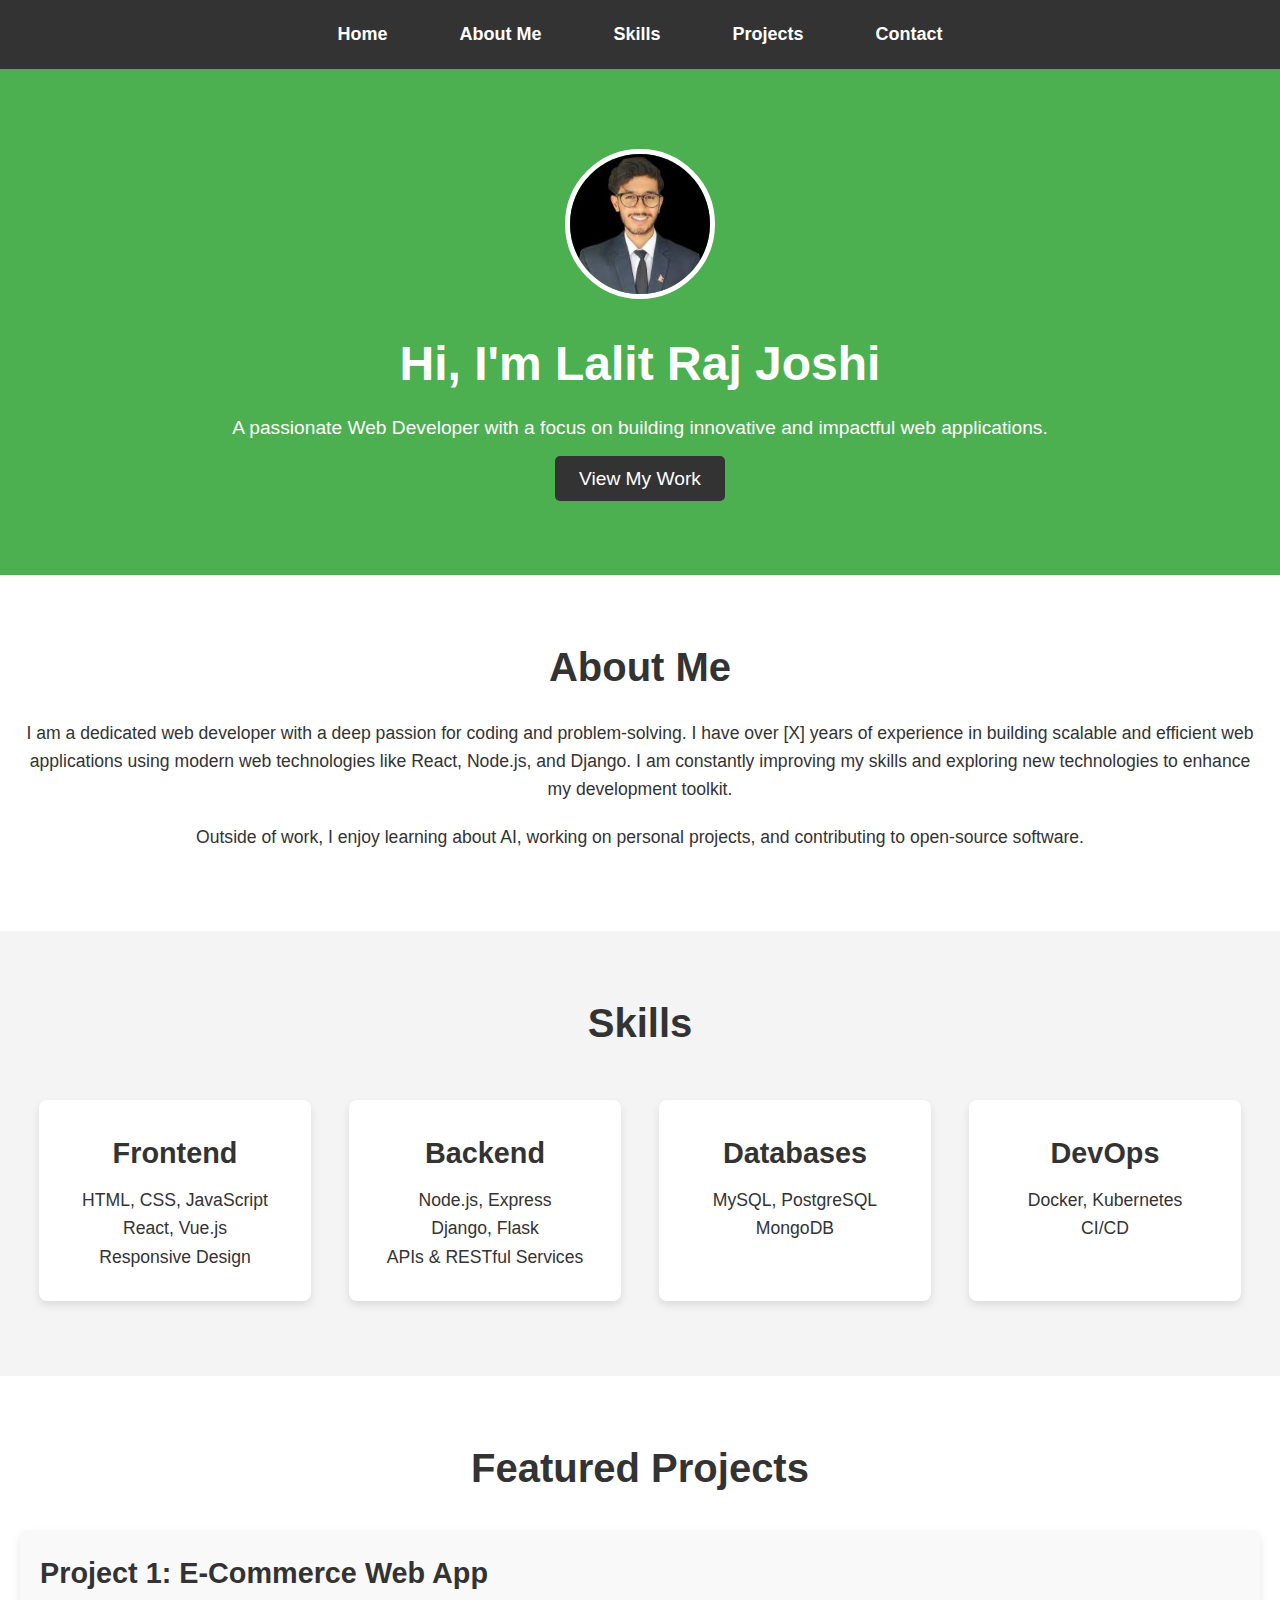
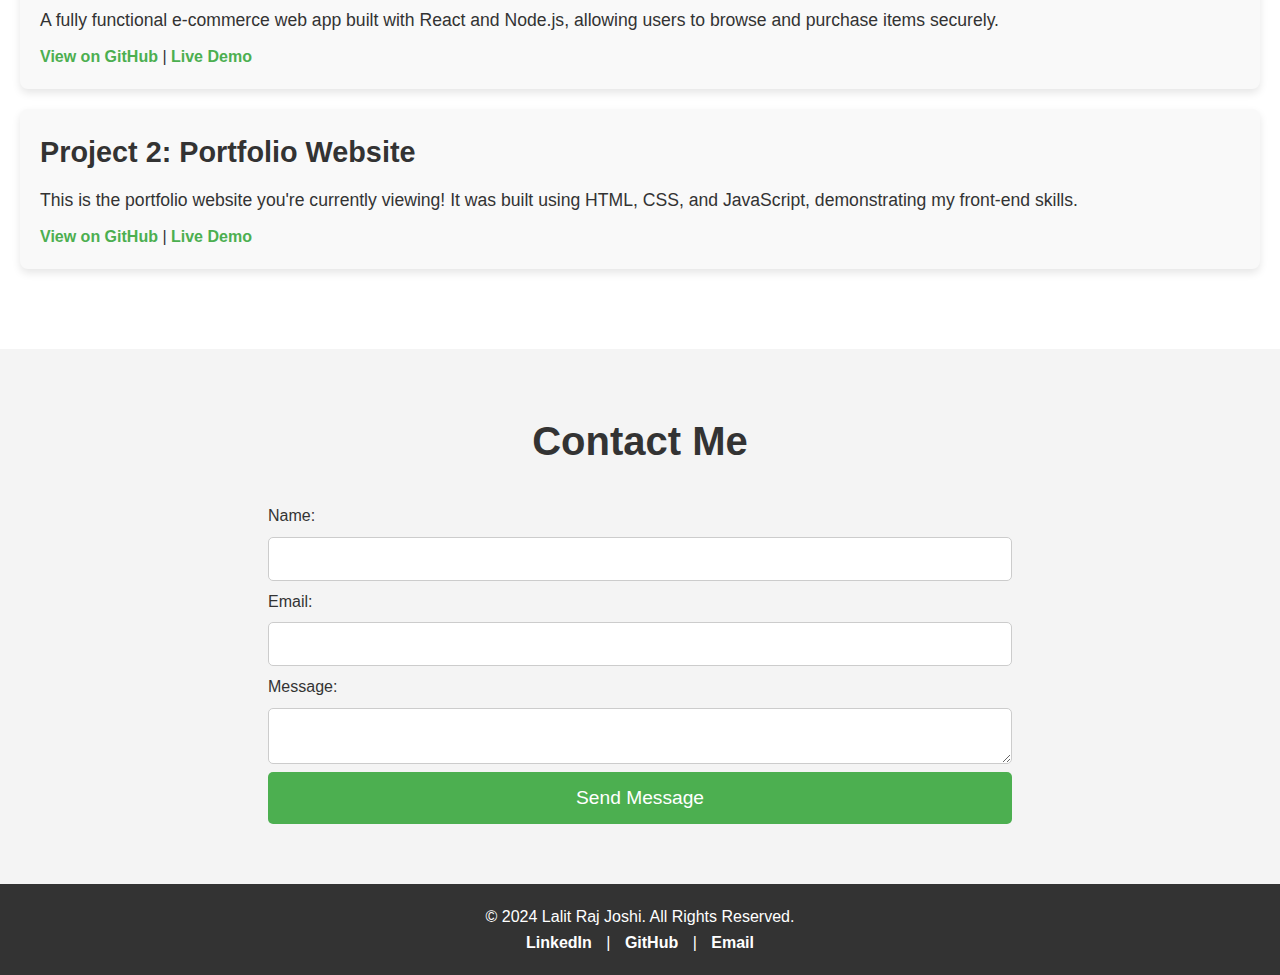
<file: index.html>
<!DOCTYPE html>
<html lang="en">
<head>
  <meta charset="UTF-8">
  <meta name="viewport" content="width=device-width, initial-scale=1.0">
  <meta name="description" content="Lalit Raj Joshi - Professional Portfolio">
  <title>Lalit Raj Joshi - Portfolio</title>
  <link rel="stylesheet" href="styles.css">
</head>
<body>

  <!-- Header with Navigation -->
  <header>
    <nav>
      <ul>
        <li><a href="#home">Home</a></li>
        <li><a href="#about">About Me</a></li>
        <li><a href="#skills">Skills</a></li>
        <li><a href="#projects">Projects</a></li>
        <li><a href="#contact">Contact</a></li>
      </ul>
    </nav>
  </header>

  <!-- Home Section -->
  <section id="home" class="home-section">
    <div class="intro">
      <img src="images/lalit.jpeg" alt="Lalit Raj Joshi" class="profile-img">
      <h1>Hi, I'm Lalit Raj Joshi</h1>
      <p>A passionate Web Developer with a focus on building innovative and impactful web applications.</p>
      <a href="#projects" class="cta-btn">View My Work</a>
    </div>
  </section>

  <!-- About Me Section -->
  <section id="about" class="about-section">
    <h2>About Me</h2>
    <p>I am a dedicated web developer with a deep passion for coding and problem-solving. I have over [X] years of experience in building scalable and efficient web applications using modern web technologies like React, Node.js, and Django. I am constantly improving my skills and exploring new technologies to enhance my development toolkit.</p>
    <p>Outside of work, I enjoy learning about AI, working on personal projects, and contributing to open-source software.</p>
  </section>

  <!-- Skills Section -->
  <section id="skills" class="skills-section">
    <h2>Skills</h2>
    <div class="skills-list">
      <div class="skill-card">
        <h3>Frontend</h3>
        <ul>
          <li>HTML, CSS, JavaScript</li>
          <li>React, Vue.js</li>
          <li>Responsive Design</li>
        </ul>
      </div>
      <div class="skill-card">
        <h3>Backend</h3>
        <ul>
          <li>Node.js, Express</li>
          <li>Django, Flask</li>
          <li>APIs & RESTful Services</li>
        </ul>
      </div>
      <div class="skill-card">
        <h3>Databases</h3>
        <ul>
          <li>MySQL, PostgreSQL</li>
          <li>MongoDB</li>
        </ul>
      </div>
      <div class="skill-card">
        <h3>DevOps</h3>
        <ul>
          <li>Docker, Kubernetes</li>
          <li>CI/CD</li>
        </ul>
      </div>
    </div>
  </section>

  <!-- Projects Section -->
  <section id="projects" class="projects-section">
    <h2>Featured Projects</h2>
    <div class="project">
      <h3>Project 1: E-Commerce Web App</h3>
      <p>A fully functional e-commerce web app built with React and Node.js, allowing users to browse and purchase items securely.</p>
      <a href="https://github.com/Lalitrajjoshi/e-commerce" target="_blank">View on GitHub</a> | <a href="https://live-demo.com" target="_blank">Live Demo</a>
    </div>
    <div class="project">
      <h3>Project 2: Portfolio Website</h3>
      <p>This is the portfolio website you're currently viewing! It was built using HTML, CSS, and JavaScript, demonstrating my front-end skills.</p>
      <a href="https://github.com/Lalitrajjoshi/portfolio-website" target="_blank">View on GitHub</a> | <a href="https://lalitrajjoshi.com" target="_blank">Live Demo</a>
    </div>
  </section>

  <!-- Contact Section -->
  <section id="contact" class="contact-section">
    <h2>Contact Me</h2>
    <form id="contact-form" onsubmit="return validateForm()">
      <label for="name">Name:</label>
      <input type="text" id="name" name="name" required>

      <label for="email">Email:</label>
      <input type="email" id="email" name="email" required>

      <label for="message">Message:</label>
      <textarea id="message" name="message" required></textarea>

      <button type="submit">Send Message</button>
    </form>
  </section>

  <!-- Footer -->
  <footer>
    <p>© 2024 Lalit Raj Joshi. All Rights Reserved.</p>
    <p>
      <a href="https://np.linkedin.com/in/lalitrajjoshi" target="_blank">LinkedIn</a> |
      <a href="https://github.com/Lalitrajjoshi" target="_blank">GitHub</a> |
      <a href="mailto:admin@lalitrajjoshi.com.np">Email</a>
    </p>
  </footer>

  <script src="script.js"></script>
</body>
</html>
</file>
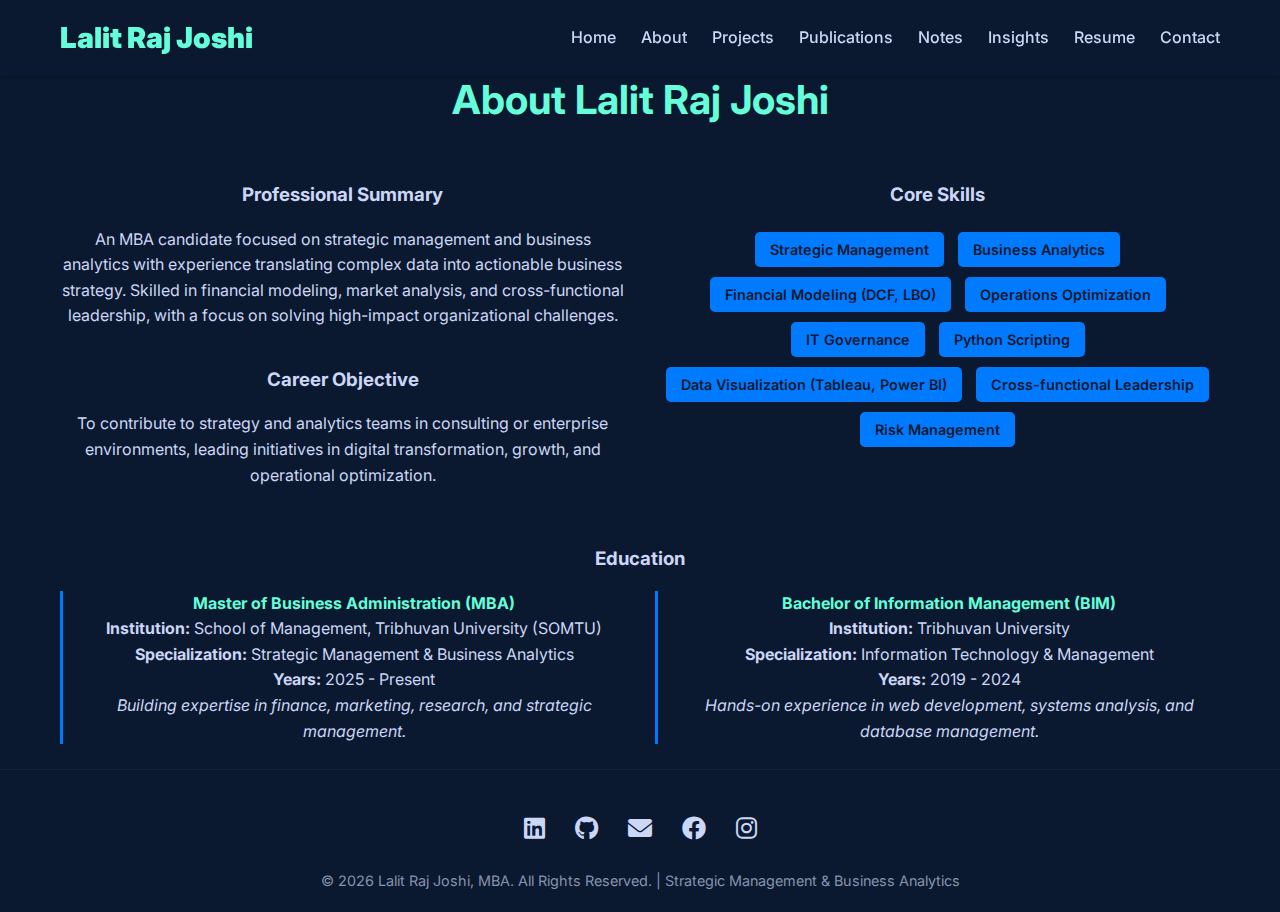
<file: about.html>
<!DOCTYPE html>
<html lang="en">
<head>
    <meta charset="UTF-8">
    <meta name="viewport" content="width=device-width, initial-scale=1.0">
    <title>About | Lalit Raj Joshi MBA Portfolio</title>
    <meta name="description" content="Professional summary, education, and skills of MBA candidate Lalit Raj Joshi.">
    <meta name="keywords" content="MBA, strategic management, business analytics, Lalit Raj Joshi, education">
    <meta name="author" content="Lalit Raj Joshi">
    <meta name="robots" content="index, follow">
    <meta name="theme-color" content="#0a192f">

    <link rel="canonical" href="https://www.lalitrajjoshi.com.np/about.html">
    <link rel="icon" href="assets/img/favicon.svg" type="image/svg+xml">

    <meta property="og:site_name" content="Lalit Raj Joshi MBA Portfolio">
    <meta property="og:title" content="About | Lalit Raj Joshi MBA Portfolio">
    <meta property="og:description" content="Professional summary, education, and skills of MBA candidate Lalit Raj Joshi.">
    <meta property="og:url" content="https://www.lalitrajjoshi.com.np/about.html">
    <meta property="og:type" content="website">
    <meta property="og:locale" content="en_US">
    <meta property="og:image" content="https://www.lalitrajjoshi.com.np/assets/img/og-image.svg">
    <meta property="og:image:alt" content="About Lalit Raj Joshi">

    <meta name="twitter:card" content="summary_large_image">
    <meta name="twitter:title" content="About | Lalit Raj Joshi MBA Portfolio">
    <meta name="twitter:description" content="Professional summary, education, and skills of MBA candidate Lalit Raj Joshi.">
    <meta name="twitter:image" content="https://www.lalitrajjoshi.com.np/assets/img/og-image.svg">

    <link rel="preconnect" href="https://fonts.googleapis.com">
    <link rel="preconnect" href="https://fonts.gstatic.com" crossorigin>
    <link rel="stylesheet" href="assets/css/style.css">
    <link rel="stylesheet" href="https://cdnjs.cloudflare.com/ajax/libs/font-awesome/6.0.0-beta3/css/all.min.css">
    <link href="https://fonts.googleapis.com/css2?family=Inter:wght@400;600;700;900&display=swap" rel="stylesheet">

    <script type="application/ld+json">
    {
        "@context": "https://schema.org",
        "@type": "AboutPage",
        "name": "About | Lalit Raj Joshi MBA Portfolio",
        "url": "https://www.lalitrajjoshi.com.np/about.html"
    }
    </script>
</head>
<body>

    <header><!-- Content injected by script.js --></header>

    <main>
        <section id="about" class="container">
            <h2>About Lalit Raj Joshi</h2>

            <div class="grid-2">
                <div>
                    <h3>Professional Summary</h3>
                    <p>An MBA candidate focused on strategic management and business analytics with experience translating complex data into actionable business strategy. Skilled in financial modeling, market analysis, and cross-functional leadership, with a focus on solving high-impact organizational challenges.</p>

                    <h3 style="margin-top: 40px;">Career Objective</h3>
                    <p>To contribute to strategy and analytics teams in consulting or enterprise environments, leading initiatives in digital transformation, growth, and operational optimization.</p>
                </div>

                <div>
                    <h3>Core Skills</h3>
                    <ul class="skill-list">
                        <li>Strategic Management</li>
                        <li>Business Analytics</li>
                        <li>Financial Modeling (DCF, LBO)</li>
                        <li>Operations Optimization</li>
                        <li>IT Governance</li>
                        <li>Python Scripting</li>
                        <li>Data Visualization (Tableau, Power BI)</li>
                        <li>Cross-functional Leadership</li>
                        <li>Risk Management</li>
                    </ul>
                </div>
            </div>

            <h3 style="margin-top: 60px;">Education</h3>
            <div class="grid-2">
                <div class="education-item">
                    <h4>Master of Business Administration (MBA)</h4>
                    <p><strong>Institution:</strong> School of Management, Tribhuvan University (SOMTU)</p>
                    <p><strong>Specialization:</strong> Strategic Management & Business Analytics</p>
                    <p><strong>Years:</strong> 2025 - Present</p>
                    <p><em>Building expertise in finance, marketing, research, and strategic management.</em></p>
                </div>
                <div class="education-item">
                    <h4>Bachelor of Information Management (BIM)</h4>
                    <p><strong>Institution:</strong> Tribhuvan University</p>
                    <p><strong>Specialization:</strong> Information Technology & Management</p>
                    <p><strong>Years:</strong> 2019 - 2024</p>
                    <p><em>Hands-on experience in web development, systems analysis, and database management.</em></p>
                </div>
            </div>
        </section>
    </main>

    <footer><!-- Content injected by script.js --></footer>

    <script src="assets/js/script.js"></script>
</body>
</html>
</file>
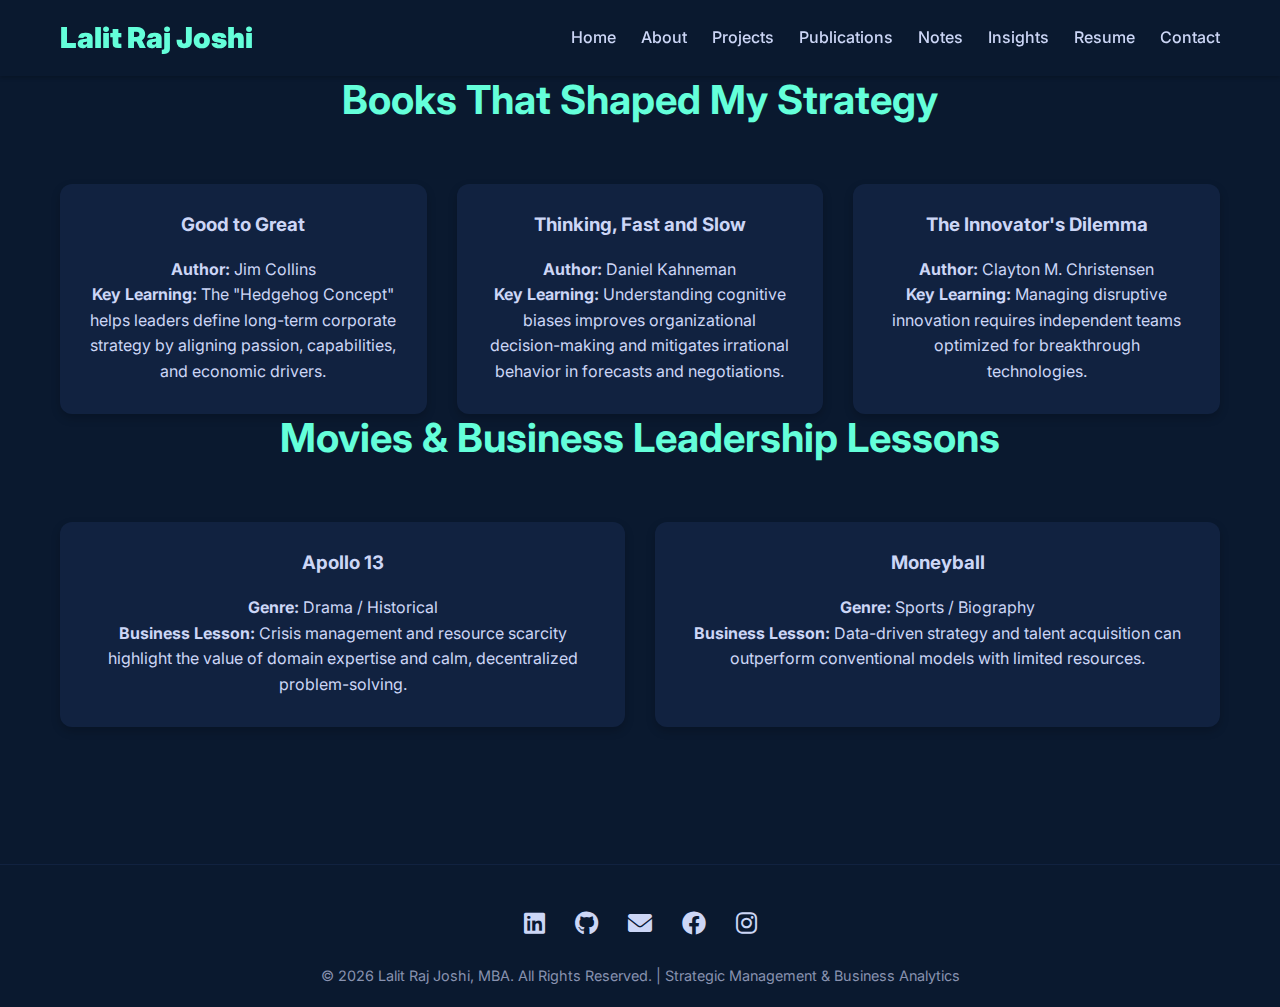
<file: books-movies.html>
<!DOCTYPE html>
<html lang="en">
<head>
    <meta charset="UTF-8">
    <meta name="viewport" content="width=device-width, initial-scale=1.0">
    <title>Insights | Lalit Raj Joshi MBA Portfolio</title>
    <meta name="description" content="Business lessons drawn from books, movies, and leadership stories.">
    <meta name="keywords" content="MBA insights, leadership lessons, business books, strategy">
    <meta name="author" content="Lalit Raj Joshi">
    <meta name="robots" content="index, follow">
    <meta name="theme-color" content="#0a192f">

    <link rel="canonical" href="https://www.lalitrajjoshi.com.np/books-movies.html">
    <link rel="icon" href="assets/img/favicon.svg" type="image/svg+xml">

    <meta property="og:site_name" content="Lalit Raj Joshi MBA Portfolio">
    <meta property="og:title" content="Insights | Lalit Raj Joshi MBA Portfolio">
    <meta property="og:description" content="Business lessons drawn from books, movies, and leadership stories.">
    <meta property="og:url" content="https://www.lalitrajjoshi.com.np/books-movies.html">
    <meta property="og:type" content="website">
    <meta property="og:locale" content="en_US">
    <meta property="og:image" content="https://www.lalitrajjoshi.com.np/assets/img/og-image.svg">
    <meta property="og:image:alt" content="Insights">

    <meta name="twitter:card" content="summary_large_image">
    <meta name="twitter:title" content="Insights | Lalit Raj Joshi MBA Portfolio">
    <meta name="twitter:description" content="Business lessons drawn from books, movies, and leadership stories.">
    <meta name="twitter:image" content="https://www.lalitrajjoshi.com.np/assets/img/og-image.svg">

    <link rel="preconnect" href="https://fonts.googleapis.com">
    <link rel="preconnect" href="https://fonts.gstatic.com" crossorigin>
    <link rel="stylesheet" href="assets/css/style.css">
    <link rel="stylesheet" href="https://cdnjs.cloudflare.com/ajax/libs/font-awesome/6.0.0-beta3/css/all.min.css">
    <link href="https://fonts.googleapis.com/css2?family=Inter:wght@400;600;700;900&display=swap" rel="stylesheet">

    <script type="application/ld+json">
    {
        "@context": "https://schema.org",
        "@type": "WebPage",
        "name": "Insights | Lalit Raj Joshi MBA Portfolio",
        "url": "https://www.lalitrajjoshi.com.np/books-movies.html"
    }
    </script>
</head>
<body>

    <header><!-- Content injected by script.js --></header>

    <main>
        <section id="books" class="container">
            <h2>Books That Shaped My Strategy</h2>
            <div class="grid-3">
                <div class="card">
                    <h3>Good to Great</h3>
                    <p><strong>Author:</strong> Jim Collins</p>
                    <p><strong>Key Learning:</strong> The "Hedgehog Concept" helps leaders define long-term corporate strategy by aligning passion, capabilities, and economic drivers.</p>
                </div>
                <div class="card">
                    <h3>Thinking, Fast and Slow</h3>
                    <p><strong>Author:</strong> Daniel Kahneman</p>
                    <p><strong>Key Learning:</strong> Understanding cognitive biases improves organizational decision-making and mitigates irrational behavior in forecasts and negotiations.</p>
                </div>
                <div class="card">
                    <h3>The Innovator's Dilemma</h3>
                    <p><strong>Author:</strong> Clayton M. Christensen</p>
                    <p><strong>Key Learning:</strong> Managing disruptive innovation requires independent teams optimized for breakthrough technologies.</p>
                </div>
            </div>
        </section>

        <section id="movies" class="container" style="min-height: 50vh; padding-top: 0;">
            <h2>Movies & Business Leadership Lessons</h2>
            <div class="grid-2">
                <div class="card">
                    <h3>Apollo 13</h3>
                    <p><strong>Genre:</strong> Drama / Historical</p>
                    <p><strong>Business Lesson:</strong> Crisis management and resource scarcity highlight the value of domain expertise and calm, decentralized problem-solving.</p>
                </div>
                <div class="card">
                    <h3>Moneyball</h3>
                    <p><strong>Genre:</strong> Sports / Biography</p>
                    <p><strong>Business Lesson:</strong> Data-driven strategy and talent acquisition can outperform conventional models with limited resources.</p>
                </div>
            </div>
        </section>
    </main>

    <footer><!-- Content injected by script.js --></footer>

    <script src="assets/js/script.js"></script>
</body>
</html>
</file>
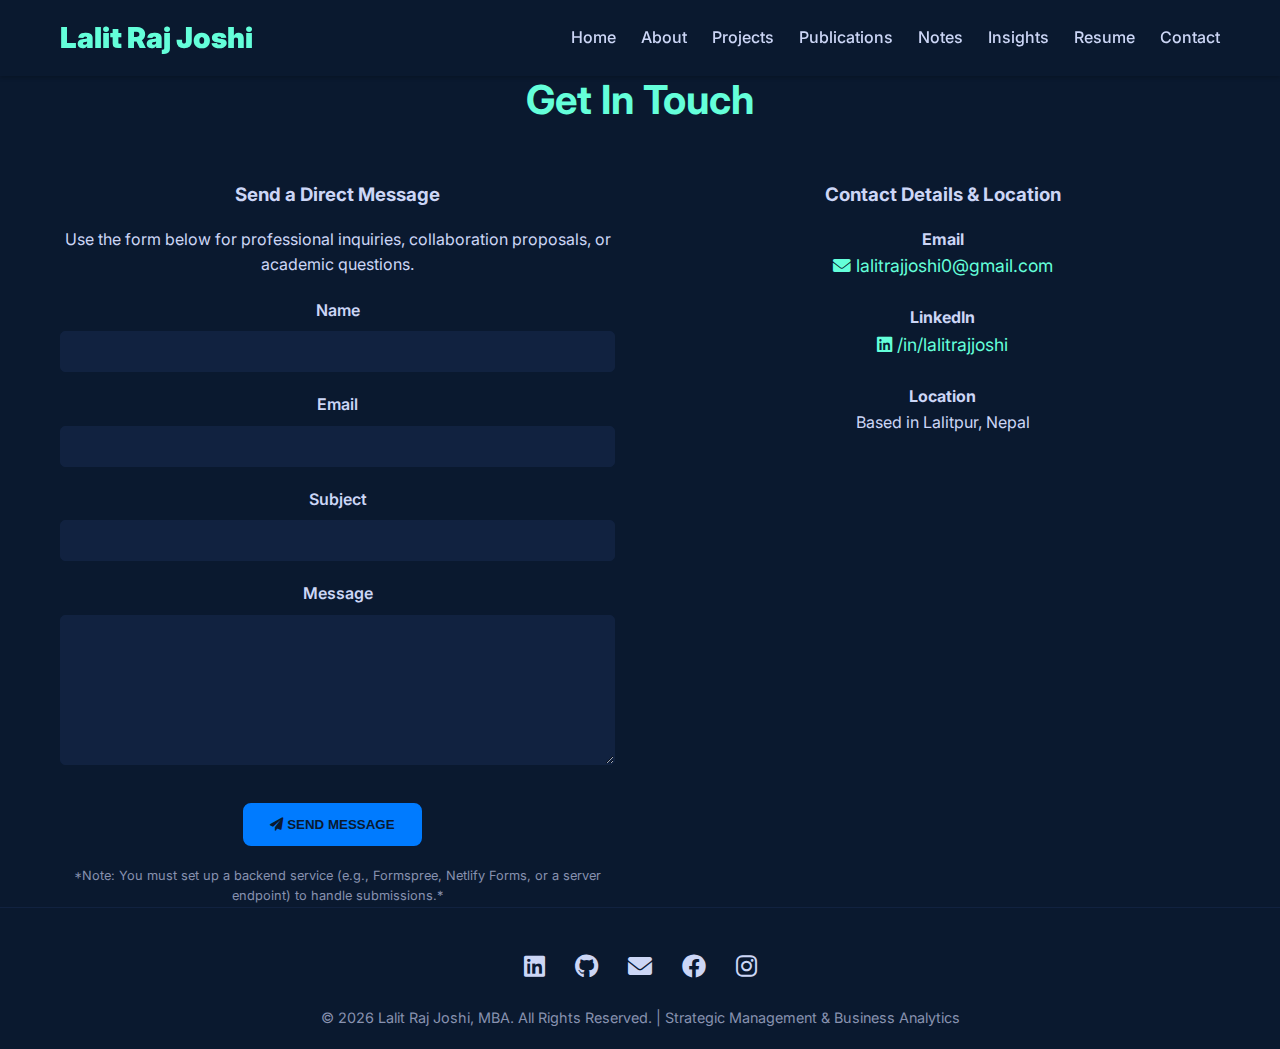
<file: contact.html>
<!DOCTYPE html>
<html lang="en">
<head>
    <meta charset="UTF-8">
    <meta name="viewport" content="width=device-width, initial-scale=1.0">
    <title>Contact | Lalit Raj Joshi MBA Portfolio</title>
    <meta name="description" content="Contact form and professional details for MBA candidate Lalit Raj Joshi.">
    <meta name="keywords" content="contact, MBA, Lalit Raj Joshi, strategic management">
    <meta name="author" content="Lalit Raj Joshi">
    <meta name="robots" content="index, follow">
    <meta name="theme-color" content="#0a192f">

    <link rel="canonical" href="https://www.lalitrajjoshi.com.np/contact.html">
    <link rel="icon" href="assets/img/favicon.svg" type="image/svg+xml">

    <meta property="og:site_name" content="Lalit Raj Joshi MBA Portfolio">
    <meta property="og:title" content="Contact | Lalit Raj Joshi MBA Portfolio">
    <meta property="og:description" content="Contact form and professional details for MBA candidate Lalit Raj Joshi.">
    <meta property="og:url" content="https://www.lalitrajjoshi.com.np/contact.html">
    <meta property="og:type" content="website">
    <meta property="og:locale" content="en_US">
    <meta property="og:image" content="https://www.lalitrajjoshi.com.np/assets/img/og-image.svg">
    <meta property="og:image:alt" content="Contact">

    <meta name="twitter:card" content="summary_large_image">
    <meta name="twitter:title" content="Contact | Lalit Raj Joshi MBA Portfolio">
    <meta name="twitter:description" content="Contact form and professional details for MBA candidate Lalit Raj Joshi.">
    <meta name="twitter:image" content="https://www.lalitrajjoshi.com.np/assets/img/og-image.svg">

    <link rel="preconnect" href="https://fonts.googleapis.com">
    <link rel="preconnect" href="https://fonts.gstatic.com" crossorigin>
    <link rel="stylesheet" href="assets/css/style.css">
    <link rel="stylesheet" href="https://cdnjs.cloudflare.com/ajax/libs/font-awesome/6.0.0-beta3/css/all.min.css">
    <link href="https://fonts.googleapis.com/css2?family=Inter:wght@400;600;700;900&display=swap" rel="stylesheet">

    <script type="application/ld+json">
    {
        "@context": "https://schema.org",
        "@type": "ContactPage",
        "name": "Contact | Lalit Raj Joshi MBA Portfolio",
        "url": "https://www.lalitrajjoshi.com.np/contact.html"
    }
    </script>
</head>
<body>

    <header><!-- Content injected by script.js --></header>

    <main>
        <section id="contact" class="container">
            <h2>Get In Touch</h2>
            <div class="contact-grid">

                <!-- Contact Form Section -->
                <div>
                    <h3>Send a Direct Message</h3>
                    <p style="margin-bottom: 20px;">Use the form below for professional inquiries, collaboration proposals, or academic questions.</p>
                    <form action="YOUR_FORM_SUBMISSION_ENDPOINT" method="POST">
                        <label for="name">Name</label>
                        <input type="text" id="name" name="name" required>

                        <label for="email">Email</label>
                        <input type="email" id="email" name="email" required>

                        <label for="subject">Subject</label>
                        <input type="text" id="subject" name="subject" required>

                        <label for="message">Message</label>
                        <textarea id="message" name="message" required></textarea>

                        <button type="submit" class="btn btn-primary"><i class="fas fa-paper-plane"></i> Send Message</button>
                        <p style="margin-top: 10px; font-size: 0.8rem; color: #8892b0;">
                            *Note: You must set up a backend service (e.g., Formspree, Netlify Forms, or a server endpoint) to handle submissions.*
                        </p>
                    </form>
                </div>

                <!-- Contact Info and Map -->
                <div class="contact-info">
                    <h3>Contact Details & Location</h3>
                    <div>
                        <h4>Email</h4>
                        <a href="mailto:lalitrajjoshi0@gmail.com"><i class="fas fa-envelope"></i> lalitrajjoshi0@gmail.com</a>
                    </div>

                    <div>
                        <h4>LinkedIn</h4>
                        <a href="https://linkedin.com/in/lalitrajjoshi" target="_blank"><i class="fab fa-linkedin"></i> /in/lalitrajjoshi</a>
                    </div>

                    <div>
                        <h4>Location</h4>
                        <p>Based in Lalitpur, Nepal</p>
                        <!-- Google Map Embed Placeholder (Use a shareable embed code from Google Maps) -->
                        <iframe
                            src="https://www.google.com/maps?q=27.6766,85.3142&z=13&output=embed"
                            width="100%"
                            height="300"
                            style="border:0; border-radius: 8px; margin-top: 15px;"
                            allowfullscreen=""
                            loading="lazy">
                        </iframe>
                    </div>
                </div>

            </div>
        </section>
    </main>

    <footer><!-- Content injected by script.js --></footer>

    <script src="assets/js/script.js"></script>
</body>
</html>
</file>
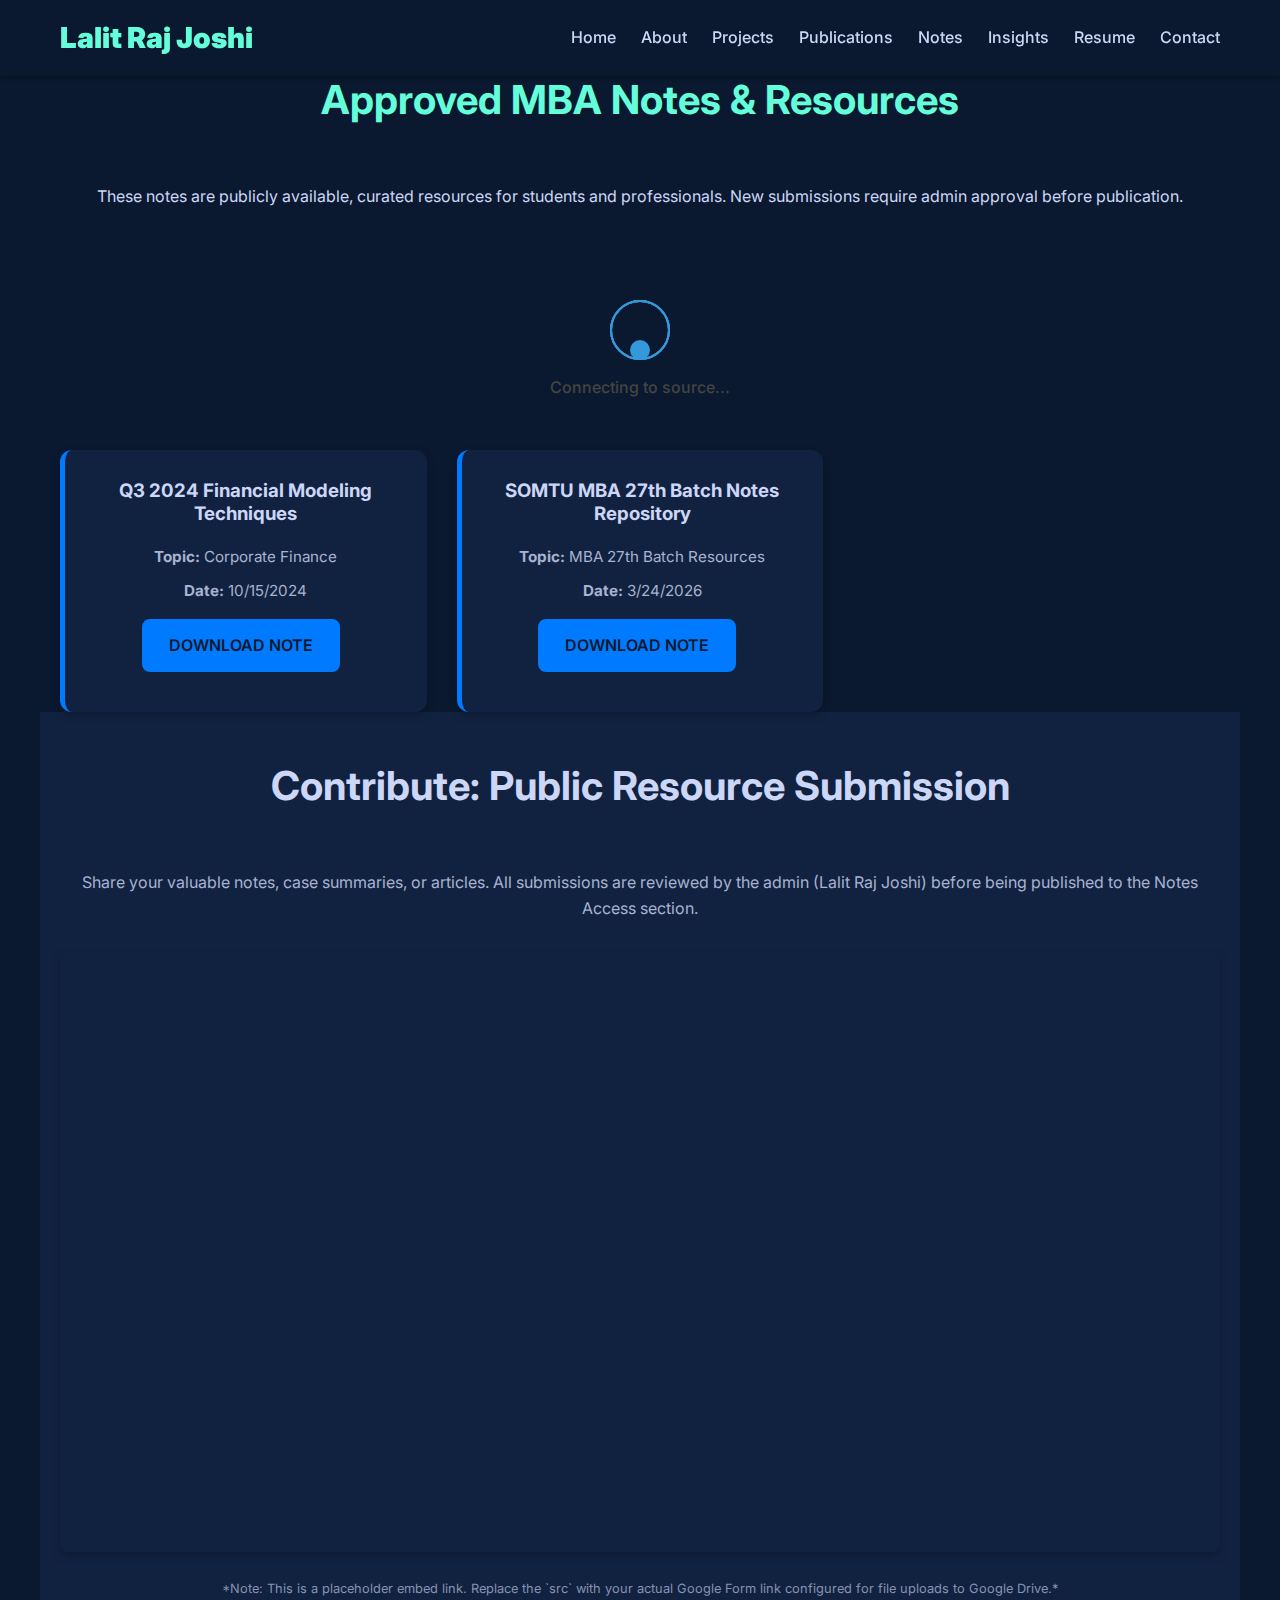
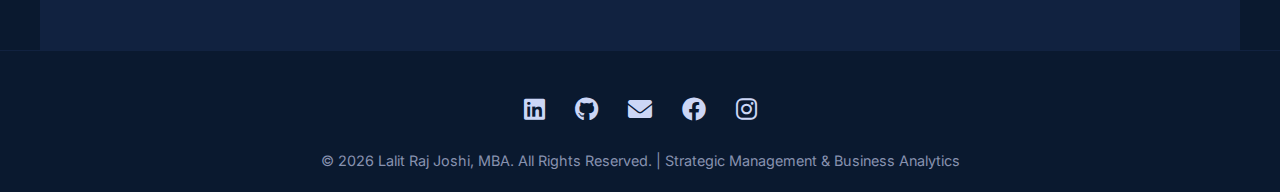
<file: notes.html>
<!DOCTYPE html>
<html lang="en">
<head>
    <meta charset="UTF-8">
    <meta name="viewport" content="width=device-width, initial-scale=1.0">
    <title>Notes | Lalit Raj Joshi MBA Portfolio</title>
    <meta name="description" content="Access admin-approved MBA notes and share resources via the public submission form.">
    <meta name="keywords" content="MBA notes, business analytics resources, study materials">
    <meta name="author" content="Lalit Raj Joshi">
    <meta name="robots" content="index, follow">
    <meta name="theme-color" content="#0a192f">

    <link rel="canonical" href="https://www.lalitrajjoshi.com.np/notes.html">
    <link rel="icon" href="assets/img/favicon.svg" type="image/svg+xml">

    <meta property="og:site_name" content="Lalit Raj Joshi MBA Portfolio">
    <meta property="og:title" content="Notes | Lalit Raj Joshi MBA Portfolio">
    <meta property="og:description" content="Access MBA notes, curated resources, and contribute study materials.">
    <meta property="og:url" content="https://www.lalitrajjoshi.com.np/notes.html">
    <meta property="og:type" content="website">
    <meta property="og:locale" content="en_US">
    <meta property="og:image" content="https://www.lalitrajjoshi.com.np/assets/img/og-image.svg">
    <meta property="og:image:alt" content="MBA notes and resources">

    <meta name="twitter:card" content="summary_large_image">
    <meta name="twitter:title" content="Notes | Lalit Raj Joshi MBA Portfolio">
    <meta name="twitter:description" content="Access MBA notes, curated resources, and contribute study materials.">
    <meta name="twitter:image" content="https://www.lalitrajjoshi.com.np/assets/img/og-image.svg">

    <link rel="preconnect" href="https://fonts.googleapis.com">
    <link rel="preconnect" href="https://fonts.gstatic.com" crossorigin>
    <link rel="stylesheet" href="assets/css/style.css">
    <link rel="stylesheet" href="https://cdnjs.cloudflare.com/ajax/libs/font-awesome/6.0.0-beta3/css/all.min.css">
    <link href="https://fonts.googleapis.com/css2?family=Inter:wght@400;600;700;900&display=swap" rel="stylesheet">

    <script type="application/ld+json">
    {
        "@context": "https://schema.org",
        "@type": "CollectionPage",
        "name": "Notes | Lalit Raj Joshi MBA Portfolio",
        "url": "https://www.lalitrajjoshi.com.np/notes.html"
    }
    </script>
</head>
<body>

    <header><!-- Content injected by script.js --></header>

    <main>
        <section id="notes-access" class="container">
            <h2>Approved MBA Notes & Resources</h2>
            <p style="text-align: center; margin-bottom: 40px;">
                These notes are publicly available, curated resources for students and professionals. New submissions require admin approval before publication.
            </p>

            <!-- Notes Loaded Dynamically by script.js -->
            <div id="notes-container" class="grid-3">
                <div style="grid-column: 1 / -1; text-align: center; padding: 20px;">

  <!-- Satellite dish -->
  <div style="
    position: relative;
    width: 60px;
    height: 60px;
    margin: 0 auto 15px;
  ">
    <!-- Dish base -->
    <div style="
      width: 20px;
      height: 20px;
      background: #3498db;
      border-radius: 50%;
      position: absolute;
      bottom: 0;
      left: 50%;
      transform: translateX(-50%);
    "></div>

    <!-- Signal waves -->
    <div style="
      position: absolute;
      width: 60px;
      height: 60px;
      border: 2px solid #3498db;
      border-radius: 50%;
      top: 0;
      left: 0;
      animation: wave 1.5s infinite;
    "></div>

    <div style="
      position: absolute;
      width: 60px;
      height: 60px;
      border: 2px solid #3498db;
      border-radius: 50%;
      top: 0;
      left: 0;
      animation: wave 1.5s infinite;
      animation-delay: 0.5s;
    "></div>

    <div style="
      position: absolute;
      width: 60px;
      height: 60px;
      border: 2px solid #3498db;
      border-radius: 50%;
      top: 0;
      left: 0;
      animation: wave 1.5s infinite;
      animation-delay: 1s;
    "></div>
  </div>

  <p style="font-weight: 500; color: #444;">
    Connecting to source...
  </p>
</div>

<style>
@keyframes wave {
  0% {
    transform: scale(0.3);
    opacity: 1;
  }
  100% {
    transform: scale(1.4);
    opacity: 0;
  }
}
</style>

            </div>
        </section>

        <section id="public-upload" class="container" style="background-color: var(--color-card-bg); padding: 50px 20px;">
            <h2 style="color: var(--color-text-light);">Contribute: Public Resource Submission</h2>
            <p style="text-align: center; margin-bottom: 30px; color: #a8b2d1;">
                Share your valuable notes, case summaries, or articles. All submissions are reviewed by the admin (Lalit Raj Joshi) before being published to the Notes Access section.
            </p>

            <!-- Embedded Google Form for File Upload -->
            <iframe
                class="google-form-embed"
                src="https://docs.google.com/forms/d/e/1FAIpQLSf41e8l7xK_J_sE3bA3XyZ8p8-vN3qO7o0qBw/viewform?embedded=true"
                title="Public Note Submission Form">
                Loading Google Form...
            </iframe>

            <p style="margin-top: 20px; text-align: center; font-size: 0.8rem; color: #8892b0;">
                *Note: This is a placeholder embed link. Replace the `src` with your actual Google Form link configured for file uploads to Google Drive.*
            </p>
        </section>
    </main>

    <footer><!-- Content injected by script.js --></footer>

    <script src="assets/js/script.js"></script>
</body>
</html>
</file>
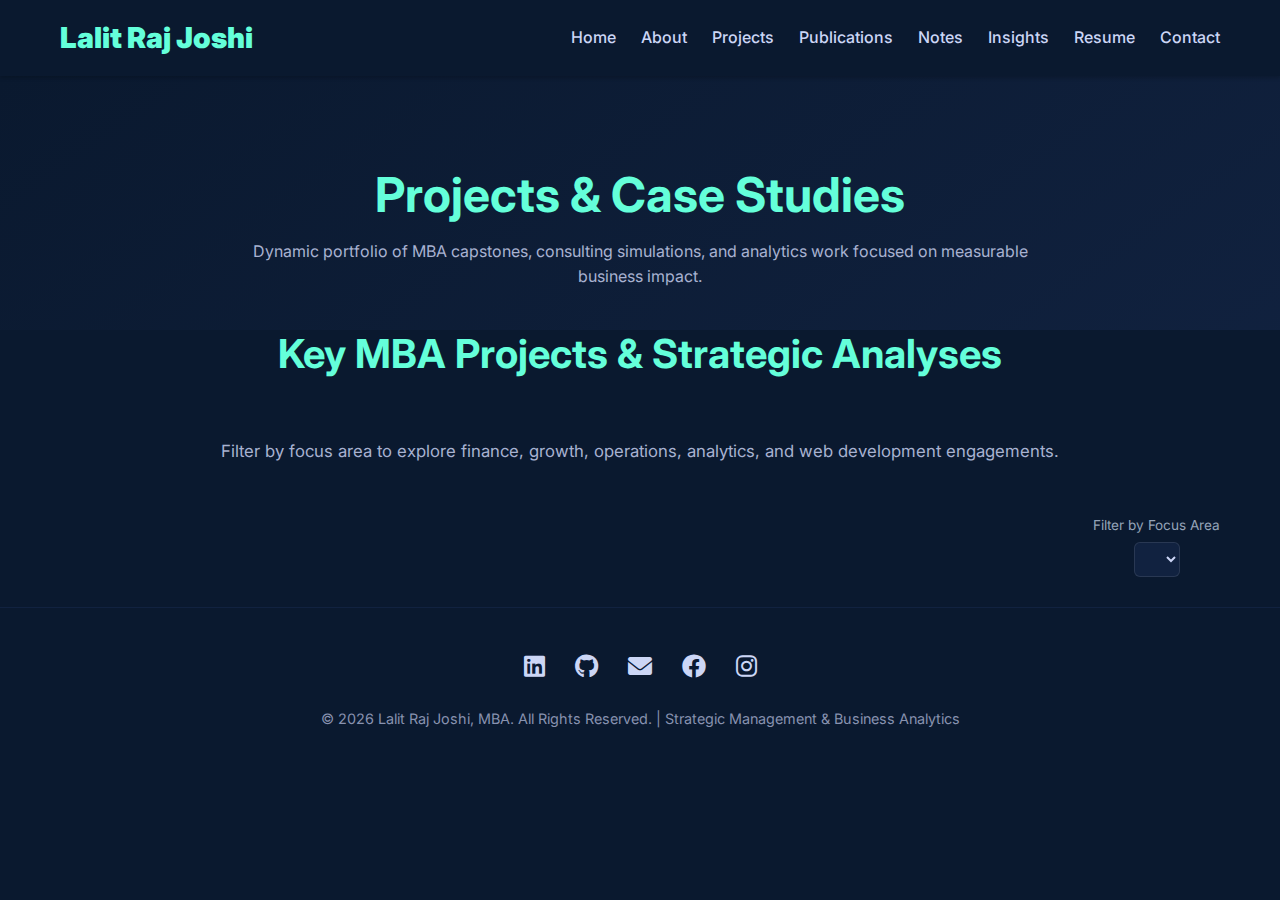
<file: projects.html>
<!DOCTYPE html>
<html lang="en">
<head>
    <meta charset="UTF-8">
    <meta name="viewport" content="width=device-width, initial-scale=1.0">
    <title>Projects | Lalit Raj Joshi MBA Portfolio</title>
    <meta name="description" content="Dynamic showcase of MBA projects, analytics case studies, and strategic consulting work.">
    <meta name="keywords" content="MBA projects, case studies, business analytics, strategic management">
    <meta name="author" content="Lalit Raj Joshi">
    <meta name="robots" content="index, follow">
    <meta name="theme-color" content="#0a192f">

    <link rel="canonical" href="https://www.lalitrajjoshi.com.np/projects.html">
    <link rel="icon" href="assets/img/favicon.svg" type="image/svg+xml">

    <meta property="og:site_name" content="Lalit Raj Joshi MBA Portfolio">
    <meta property="og:title" content="Projects | Lalit Raj Joshi MBA Portfolio">
    <meta property="og:description" content="Explore case studies in strategy, finance, analytics, and operations.">
    <meta property="og:url" content="https://www.lalitrajjoshi.com.np/projects.html">
    <meta property="og:type" content="website">
    <meta property="og:locale" content="en_US">
    <meta property="og:image" content="https://www.lalitrajjoshi.com.np/assets/img/og-image.svg">
    <meta property="og:image:alt" content="Projects showcase">

    <meta name="twitter:card" content="summary_large_image">
    <meta name="twitter:title" content="Projects | Lalit Raj Joshi MBA Portfolio">
    <meta name="twitter:description" content="Explore case studies in strategy, finance, analytics, and operations.">
    <meta name="twitter:image" content="https://www.lalitrajjoshi.com.np/assets/img/og-image.svg">

    <link rel="preconnect" href="https://fonts.googleapis.com">
    <link rel="preconnect" href="https://fonts.gstatic.com" crossorigin>
    <link rel="stylesheet" href="assets/css/style.css">
    <link rel="stylesheet" href="https://cdnjs.cloudflare.com/ajax/libs/font-awesome/6.0.0-beta3/css/all.min.css">
    <link href="https://fonts.googleapis.com/css2?family=Inter:wght@400;600;700;900&display=swap" rel="stylesheet">

    <script type="application/ld+json">
    {
        "@context": "https://schema.org",
        "@type": "WebPage",
        "name": "Projects | Lalit Raj Joshi MBA Portfolio",
        "url": "https://www.lalitrajjoshi.com.np/projects.html"
    }
    </script>
</head>
<body>

    <header><!-- Content injected by script.js --></header>

    <main>
        <section class="projects-hero">
            <div class="container">
                <h1>Projects & Case Studies</h1>
                <p>Dynamic portfolio of MBA capstones, consulting simulations, and analytics work focused on measurable business impact.</p>
            </div>
        </section>

        <section id="projects" class="container">
            <div class="section-heading">
                <h2>Key MBA Projects & Strategic Analyses</h2>
                <p>Filter by focus area to explore finance, growth, operations, analytics, and web development engagements.</p>
            </div>

            <div class="projects-toolbar">
                <p id="projects-count" class="projects-count"></p>
                <div class="projects-filter">
                    <label for="project-filter">Filter by Focus Area</label>
                    <select id="project-filter"></select>
                </div>
            </div>

            <div id="projects-grid" class="grid-2"></div>
        </section>

        <div id="project-modal" class="project-modal" aria-hidden="true">
            <div class="project-modal-content" role="dialog" aria-modal="true" aria-label="Project preview">
                <button type="button" id="project-modal-close" class="project-modal-close" aria-label="Close preview">&times;</button>
                <iframe id="project-modal-frame" loading="lazy" title="Project preview"></iframe>
            </div>
        </div>
    </main>

    <footer><!-- Content injected by script.js --></footer>

    <script src="assets/js/script.js"></script>
</body>
</html>
</file>
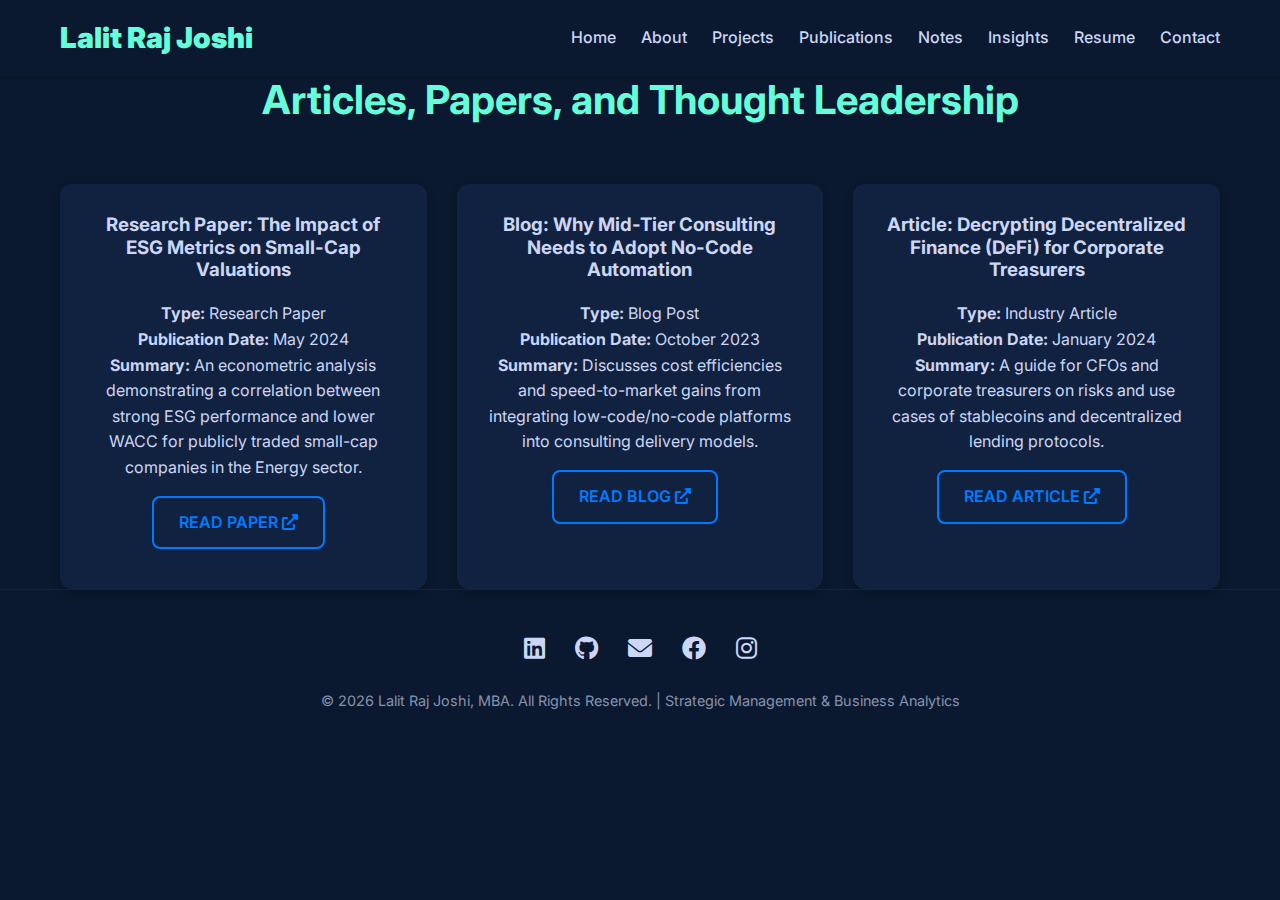
<file: publications.html>
<!DOCTYPE html>
<html lang="en">
<head>
    <meta charset="UTF-8">
    <meta name="viewport" content="width=device-width, initial-scale=1.0">
    <title>Publications | Lalit Raj Joshi MBA Portfolio</title>
    <meta name="description" content="A curated list of articles, research papers, and thought leadership content by Lalit Raj Joshi.">
    <meta name="keywords" content="MBA publications, research, business analytics, strategic management">
    <meta name="author" content="Lalit Raj Joshi">
    <meta name="robots" content="index, follow">
    <meta name="theme-color" content="#0a192f">

    <link rel="canonical" href="https://www.lalitrajjoshi.com.np/publications.html">
    <link rel="icon" href="assets/img/favicon.svg" type="image/svg+xml">

    <meta property="og:site_name" content="Lalit Raj Joshi MBA Portfolio">
    <meta property="og:title" content="Publications | Lalit Raj Joshi MBA Portfolio">
    <meta property="og:description" content="Articles, research papers, and thought leadership content by Lalit Raj Joshi.">
    <meta property="og:url" content="https://www.lalitrajjoshi.com.np/publications.html">
    <meta property="og:type" content="website">
    <meta property="og:locale" content="en_US">
    <meta property="og:image" content="https://www.lalitrajjoshi.com.np/assets/img/og-image.svg">
    <meta property="og:image:alt" content="Publications">

    <meta name="twitter:card" content="summary_large_image">
    <meta name="twitter:title" content="Publications | Lalit Raj Joshi MBA Portfolio">
    <meta name="twitter:description" content="Articles, research papers, and thought leadership content by Lalit Raj Joshi.">
    <meta name="twitter:image" content="https://www.lalitrajjoshi.com.np/assets/img/og-image.svg">

    <link rel="preconnect" href="https://fonts.googleapis.com">
    <link rel="preconnect" href="https://fonts.gstatic.com" crossorigin>
    <link rel="stylesheet" href="assets/css/style.css">
    <link rel="stylesheet" href="https://cdnjs.cloudflare.com/ajax/libs/font-awesome/6.0.0-beta3/css/all.min.css">
    <link href="https://fonts.googleapis.com/css2?family=Inter:wght@400;600;700;900&display=swap" rel="stylesheet">

    <script type="application/ld+json">
    {
        "@context": "https://schema.org",
        "@type": "CollectionPage",
        "name": "Publications | Lalit Raj Joshi MBA Portfolio",
        "url": "https://www.lalitrajjoshi.com.np/publications.html"
    }
    </script>
</head>
<body>

    <header><!-- Content injected by script.js --></header>

    <main>
        <section id="publications" class="container">
            <h2>Articles, Papers, and Thought Leadership</h2>

            <div class="grid-2">

                <div class="card publication-card">
                    <h3>Research Paper: The Impact of ESG Metrics on Small-Cap Valuations</h3>
                    <p><strong>Type:</strong> Research Paper</p>
                    <p><strong>Publication Date:</strong> May 2024</p>
                    <p><strong>Summary:</strong> An econometric analysis demonstrating a correlation between strong ESG performance and lower WACC for publicly traded small-cap companies in the Energy sector.</p>
                    <a href="#" target="_blank" class="btn" style="margin-top: 15px;">Read Paper <i class="fas fa-external-link-alt"></i></a>
                </div>

                <div class="card publication-card">
                    <h3>Blog: Why Mid-Tier Consulting Needs to Adopt No-Code Automation</h3>
                    <p><strong>Type:</strong> Blog Post</p>
                    <p><strong>Publication Date:</strong> October 2023</p>
                    <p><strong>Summary:</strong> Discusses cost efficiencies and speed-to-market gains from integrating low-code/no-code platforms into consulting delivery models.</p>
                    <a href="#" target="_blank" class="btn" style="margin-top: 15px;">Read Blog <i class="fas fa-external-link-alt"></i></a>
                </div>

                <div class="card publication-card">
                    <h3>Article: Decrypting Decentralized Finance (DeFi) for Corporate Treasurers</h3>
                    <p><strong>Type:</strong> Industry Article</p>
                    <p><strong>Publication Date:</strong> January 2024</p>
                    <p><strong>Summary:</strong> A guide for CFOs and corporate treasurers on risks and use cases of stablecoins and decentralized lending protocols.</p>
                    <a href="#" target="_blank" class="btn" style="margin-top: 15px;">Read Article <i class="fas fa-external-link-alt"></i></a>
                </div>
            </div>
        </section>
    </main>

    <footer><!-- Content injected by script.js --></footer>

    <script src="assets/js/script.js"></script>
</body>
</html>
</file>
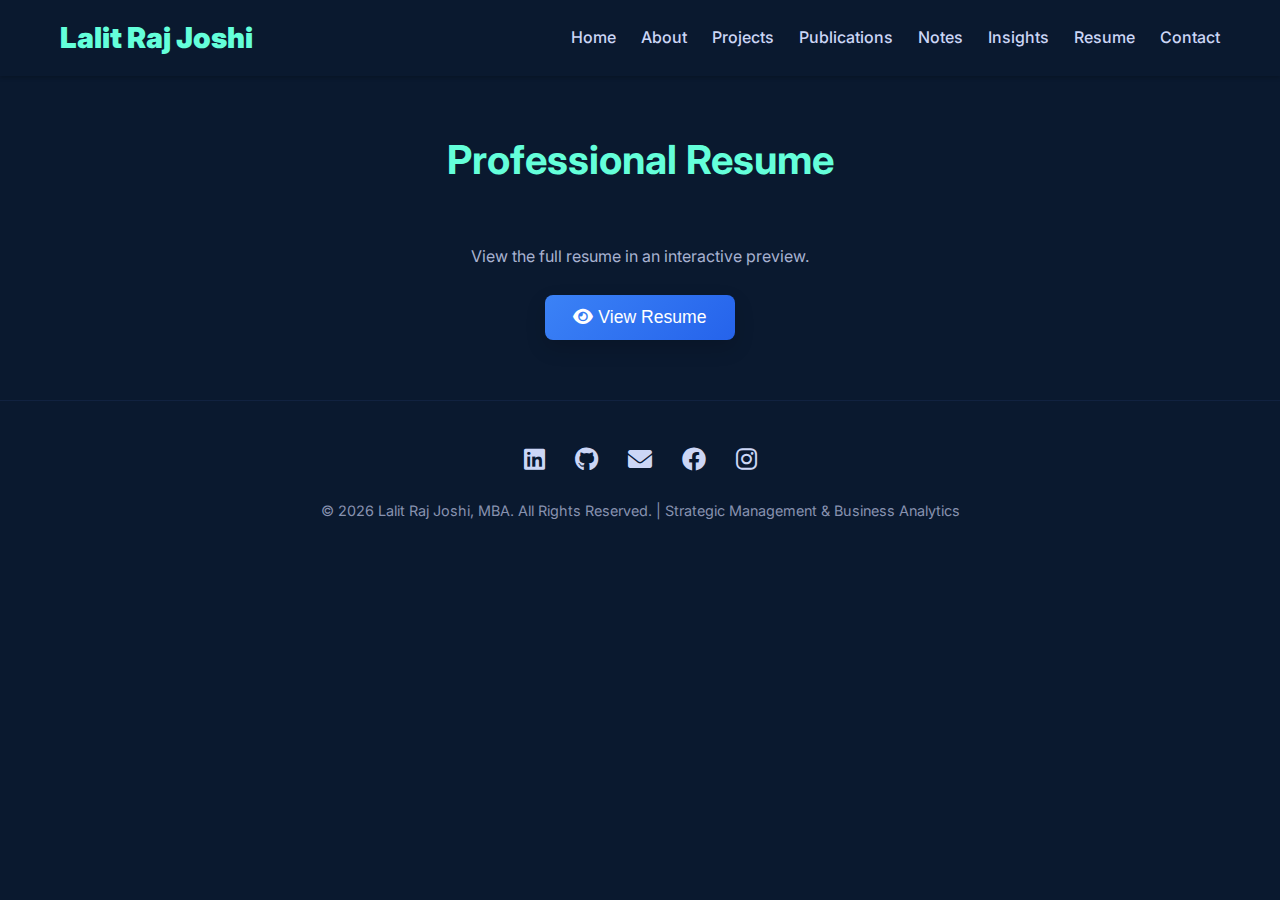
<file: resume.html>
<!DOCTYPE html>
<html lang="en">
<head>
    <meta charset="UTF-8">
    <meta name="viewport" content="width=device-width, initial-scale=1.0">
    <title>Resume | Lalit Raj Joshi MBA Portfolio</title>
    <meta name="description" content="View the professional resume of Lalit Raj Joshi.">
    <meta name="keywords" content="MBA resume, Lalit Raj Joshi, strategic management">
    <meta name="author" content="Lalit Raj Joshi">
    <meta name="robots" content="index, follow">
    <meta name="theme-color" content="#0a192f">

    <link rel="canonical" href="https://www.lalitrajjoshi.com.np/resume.html">
    <link rel="icon" href="assets/img/favicon.svg" type="image/svg+xml">

    <meta property="og:site_name" content="Lalit Raj Joshi MBA Portfolio">
    <meta property="og:title" content="Resume | Lalit Raj Joshi MBA Portfolio">
    <meta property="og:description" content="View the professional resume of Lalit Raj Joshi.">
    <meta property="og:url" content="https://www.lalitrajjoshi.com.np/resume.html">
    <meta property="og:type" content="website">
    <meta property="og:locale" content="en_US">
    <meta property="og:image" content="https://www.lalitrajjoshi.com.np/assets/img/og-image.svg">
    <meta property="og:image:alt" content="Resume">

    <meta name="twitter:card" content="summary_large_image">
    <meta name="twitter:title" content="Resume | Lalit Raj Joshi MBA Portfolio">
    <meta name="twitter:description" content="View the professional resume of Lalit Raj Joshi.">
    <meta name="twitter:image" content="https://www.lalitrajjoshi.com.np/assets/img/og-image.svg">

    <link rel="preconnect" href="https://fonts.googleapis.com">
    <link rel="preconnect" href="https://fonts.gstatic.com" crossorigin>
    <link rel="stylesheet" href="assets/css/style.css">
    <link rel="stylesheet" href="https://cdnjs.cloudflare.com/ajax/libs/font-awesome/6.0.0-beta3/css/all.min.css">
    <link href="https://fonts.googleapis.com/css2?family=Inter:wght@400;600;700;900&display=swap" rel="stylesheet">

    <!-- Inline animations -->
    <style>
        @keyframes fadeIn {
            from { opacity: 0; }
            to { opacity: 1; }
        }

        @keyframes slideUp {
            from {
                transform: translateY(40px);
                opacity: 0;
            }
            to {
                transform: translateY(0);
                opacity: 1;
            }
        }
    </style>
</head>
<body>

<header><!-- Injected by script.js --></header>

<main>
    <section id="resume" class="container resume-section" style="text-align:center; padding:60px 20px;">
        <h2>Professional Resume</h2>
        <p style="margin-bottom:25px; color:#a8b2d1;">
            View the full resume in an interactive preview.
        </p>

        <!-- View Resume Button -->
        <button
            onclick="document.getElementById('resumeModal').style.display='flex'"
            style="
                font-size: 1.1rem;
                padding: 12px 28px;
                background: linear-gradient(135deg, #3b82f6, #2563eb);
                color: white;
                border: none;
                border-radius: 8px;
                cursor: pointer;
                transition: all 0.3s ease;
                box-shadow: 0 8px 20px rgba(0,0,0,0.15);
            "
            onmouseover="this.style.transform='translateY(-3px) scale(1.03)'"
            onmouseout="this.style.transform='translateY(0) scale(1)'"
        >
            <i class="fas fa-eye"></i> View Resume
        </button>
    </section>
</main>

<!-- Resume Modal -->
<div id="resumeModal"
    style="
        display: none;
        position: fixed;
        inset: 0;
        background: rgba(0,0,0,0.75);
        justify-content: center;
        align-items: center;
        z-index: 9999;
        animation: fadeIn 0.4s ease;
    "
    onclick="this.style.display='none'"
>
    <div
        style="
            width: 85%;
            height: 90%;
            background: white;
            border-radius: 12px;
            overflow: hidden;
            position: relative;
            animation: slideUp 0.4s ease;
            box-shadow: 0 20px 60px rgba(0,0,0,0.4);
        "
        onclick="event.stopPropagation()"
    >
        <!-- Close button -->
        <span
            onclick="document.getElementById('resumeModal').style.display='none'"
            style="
                position: absolute;
                top: 12px;
                right: 18px;
                font-size: 28px;
                cursor: pointer;
                color: #333;
                z-index: 2;
                font-weight: bold;
            "
        >&times;</span>

        <!-- PDF Viewer -->
        <iframe
            src="assets/docs/LalitRajJoshiResume.pdf"
            title="Resume Preview"
            style="width:100%; height:100%; border:none;">
        </iframe>
    </div>
</div>

<footer><!-- Injected by script.js --></footer>

<script src="assets/js/script.js"></script>
</body>
</html>
</file>
<file: styles.css>
/* Global Styles */
* {
    margin: 0;
    padding: 0;
    box-sizing: border-box;
  }
  
  body {
    font-family: 'Arial', sans-serif;
    background-color: #f9f9f9;
    color: #333;
    line-height: 1.6;
  }
  
  a {
    text-decoration: none;
  }
  
  ul {
    list-style-type: none;
  }
  
  /* Header */
  header {
    background-color: #333;
    color: white;
    padding: 20px 0;
  }
  
  nav ul {
    display: flex;
    justify-content: center;
  }
  
  nav ul li {
    margin: 0 20px;
  }
  
  nav ul li a {
    color: white;
    font-size: 18px;
    font-weight: bold;
    padding: 8px 16px;
  }
  
  nav ul li a:hover {
    background-color: #575757;
    border-radius: 5px;
  }
  
  /* Home Section */
  .home-section {
    background-color: #4CAF50;
    color: white;
    text-align: center;
    padding: 80px 20px;
  }
  
  .profile-img {
    width: 150px;
    height: 150px;
    border-radius: 50%;
    margin-bottom: 20px;
    border: 5px solid white;
  }
  
  .home-section h1 {
    font-size: 3em;
    margin-bottom: 10px;
  }
  
  .home-section p {
    font-size: 1.2em;
    margin-bottom: 20px;
  }
  
  .cta-btn {
    background-color: #333;
    color: white;
    padding: 12px 24px;
    font-size: 1.2em;
    border-radius: 5px;
    transition: background-color 0.3s;
  }
  
  .cta-btn:hover {
    background-color: #575757;
  }
  
  /* About Section */
  .about-section {
    background-color: #fff;
    padding: 60px 20px;
    text-align: center;
  }
  
  .about-section h2 {
    font-size: 2.5em;
    margin-bottom: 20px;
  }
  
  .about-section p {
    font-size: 1.1em;
    margin-bottom: 20px;
  }
  
  /* Skills Section */
  .skills-section {
    background-color: #f4f4f4;
    padding: 60px 20px;
  }
  
  .skills-section h2 {
    font-size: 2.5em;
    text-align: center;
    margin-bottom: 30px;
  }
  
  .skills-list {
    display: flex;
    justify-content: space-around;
    flex-wrap: wrap;
  }
  
  .skill-card {
    background-color: #fff;
    padding: 30px;
    width: 22%;
    margin: 15px 0;
    border-radius: 8px;
    box-shadow: 0 4px 8px rgba(0, 0, 0, 0.1);
    text-align: center;
    transition: transform 0.3s;
  }
  
  .skill-card:hover {
    transform: translateY(-10px);
  }
  
  .skill-card h3 {
    font-size: 1.8em;
    margin-bottom: 10px;
  }
  
  .skill-card ul {
    font-size: 1.1em;
  }
  
  /* Projects Section */
  .projects-section {
    background-color: #fff;
    padding: 60px 20px;
  }
  
  .projects-section h2 {
    font-size: 2.5em;
    text-align: center;
    margin-bottom: 30px;
  }
  
  .project {
    background-color: #f9f9f9;
    padding: 20px;
    margin-bottom: 20px;
    border-radius: 8px;
    box-shadow: 0 4px 8px rgba(0, 0, 0, 0.1);
  }
  
  .project h3 {
    font-size: 1.8em;
    margin-bottom: 10px;
  }
  
  .project p {
    font-size: 1.1em;
    margin-bottom: 10px;
  }
  
  .project a {
    color: #4CAF50;
    font-weight: bold;
    transition: color 0.3s;
  }
  
  .project a:hover {
    color: #333;
  }
  
  /* Contact Section */
  .contact-section {
    background-color: #f4f4f4;
    padding: 60px 20px;
  }
  
  .contact-section h2 {
    font-size: 2.5em;
    text-align: center;
    margin-bottom: 30px;
  }
  
  form {
    width: 60%;
    margin: 0 auto;
    display: flex;
    flex-direction: column;
  }
  
  form input,
  form textarea {
    padding: 12px;
    margin: 8px 0;
    font-size: 1em;
    border-radius: 5px;
    border: 1px solid #ccc;
  }
  
  form button {
    background-color: #4CAF50;
    color: white;
    padding: 15px;
    font-size: 1.2em;
    border: none;
    border-radius: 5px;
    cursor: pointer;
    transition: background-color 0.3s;
  }
  
  form button:hover {
    background-color: #45a049;
  }
  
  /* Footer */
  footer {
    background-color: #333;
    color: white;
    text-align: center;
    padding: 20px 0;
  }
  
  footer a {
    color: white;
    font-weight: bold;
    margin: 0 10px;
  }
  
  footer a:hover {
    text-decoration: underline;
  }
</file>
<file: assets/css/style.css>
/* ----------------------------------------------------------------
   MBA Portfolio - Global Styles (style.css)
   ---------------------------------------------------------------- */

/* --- Variables and Reset --- */
:root {
    /* Professional Navy/Corporate Theme */
    --color-primary: #0a192f;        /* Deep Navy Background */
    --color-secondary: #007bff;      /* Corporate Blue Accent */
    --color-text-light: #ccd6f6;     /* Light Text for Dark Mode */
    --color-text-dark: #1f2937;      /* Dark Text for Light Mode */
    --color-card-bg: #112240;        /* Card Background */
    --color-hover-accent: #64ffda;   /* Bright Teal/Aqua Accent */
    --color-shadow: rgba(0, 0, 0, 0.2);
    --transition-speed: 0.3s;
}

/* Light Mode Override (Set by script.js) */
body.light-mode {
    --color-primary: #f0f4f8;        /* Light Gray/White Background */
    --color-secondary: #0056b3;
    --color-text-light: #1f2937;
    --color-text-dark: #1f2937;
    --color-card-bg: #ffffff;
    --color-shadow: rgba(0, 0, 0, 0.1);
}

* {
    margin: 0;
    padding: 0;
    box-sizing: border-box;
}

html {
    scroll-behavior: smooth;
}

body {
    font-family: 'Inter', sans-serif; /* Professional Typography */
    background-color: var(--color-primary);
    color: var(--color-text-light);
    line-height: 1.6;
    transition: background-color var(--transition-speed), color var(--transition-speed);
}
img, svg {
    max-width: 100%;
    height: auto;
}


/* --- Theme Graphics + Motion --- */
body {
    position: relative;
    overflow-x: hidden;
}
body.theme-transition {
    transition: background-color 0.7s ease, color 0.7s ease;
}

header, main, footer {
    position: relative;
    z-index: 1;
}

.theme-graphics {
    position: fixed;
    inset: 0;
    pointer-events: none;
    z-index: 0;
    overflow: hidden;
}

.theme-orb {
    position: absolute;
    border-radius: 50%;
    opacity: 0.55;
    filter: saturate(1.2);
    mix-blend-mode: screen;
    animation: orb-float 18s ease-in-out infinite;
}

.theme-glow {
    position: absolute;
    border-radius: 999px;
    opacity: 0.35;
    filter: blur(6px);
    mix-blend-mode: screen;
    animation: glow-pulse 10s ease-in-out infinite;
}

.orb-1 {
    width: 380px;
    height: 380px;
    top: -140px;
    left: -120px;
    background: radial-gradient(circle, rgba(100, 255, 218, 0.55) 0%, rgba(100, 255, 218, 0.0) 70%);
}

.orb-2 {
    width: 320px;
    height: 320px;
    bottom: -120px;
    right: -80px;
    background: radial-gradient(circle, rgba(0, 123, 255, 0.45) 0%, rgba(0, 123, 255, 0.0) 68%);
    animation-delay: -6s;
}

.orb-3 {
    width: 220px;
    height: 220px;
    top: 30%;
    right: 12%;
    background: radial-gradient(circle, rgba(137, 255, 243, 0.35) 0%, rgba(137, 255, 243, 0.0) 70%);
    animation-delay: -12s;
}

.glow-1 {
    width: 520px;
    height: 280px;
    left: 18%;
    bottom: -140px;
    background: radial-gradient(circle at 30% 30%, rgba(100, 255, 218, 0.35), rgba(10, 25, 47, 0));
}

.glow-2 {
    width: 420px;
    height: 240px;
    right: 20%;
    top: -120px;
    background: radial-gradient(circle at 70% 30%, rgba(0, 123, 255, 0.35), rgba(10, 25, 47, 0));
    animation-delay: -4s;
}

body.light-mode .theme-orb {
    opacity: 0.35;
    filter: saturate(1.4);
    mix-blend-mode: multiply;
}

body.light-mode .theme-glow {
    opacity: 0.25;
    mix-blend-mode: multiply;
}

body.light-mode .orb-1 {
    background: radial-gradient(circle, rgba(255, 184, 108, 0.5) 0%, rgba(255, 184, 108, 0.0) 70%);
}

body.light-mode .orb-2 {
    background: radial-gradient(circle, rgba(96, 165, 250, 0.45) 0%, rgba(96, 165, 250, 0.0) 68%);
}

body.light-mode .orb-3 {
    background: radial-gradient(circle, rgba(248, 250, 252, 0.6) 0%, rgba(248, 250, 252, 0.0) 70%);
}

@keyframes orb-float {
    0% { transform: translate3d(0, 0, 0) scale(1); }
    50% { transform: translate3d(20px, -30px, 0) scale(1.08); }
    100% { transform: translate3d(0, 0, 0) scale(1); }
}

@keyframes glow-pulse {
    0% { opacity: 0.28; transform: translateY(0); }
    50% { opacity: 0.42; transform: translateY(-12px); }
    100% { opacity: 0.28; transform: translateY(0); }
}

/* --- Utility Classes --- */
.container {
    max-width: 1200px;
    margin: 0 auto;
    padding: 0 20px;
}

.text-center {
    text-align: center;
}

section {
    padding: 80px 0;
    min-height: auto;
}

h1, h2, h3 {
    margin-bottom: 20px;
    font-weight: 700;
    line-height: 1.2;
}

h2 {
    font-size: 2.5rem;
    color: var(--color-hover-accent);
    text-align: center;
    margin-bottom: 60px;
}

a {
    color: var(--color-hover-accent);
    text-decoration: none;
    transition: color var(--transition-speed);
}

a:hover {
    color: var(--color-secondary);
}

/* --- Buttons --- */
.btn {
    display: inline-block;
    padding: 12px 25px;
    border: 2px solid var(--color-secondary);
    color: var(--color-secondary);
    font-weight: 600;
    text-transform: uppercase;
    border-radius: 8px;
    transition: all var(--transition-speed);
    margin: 10px 10px 10px 0;
}

.btn-primary {
    background-color: var(--color-secondary);
    color: var(--color-primary);
}

.btn:hover {
    transform: translateY(-3px);
    box-shadow: 0 5px 15px var(--color-shadow);
}

.btn-primary:hover {
    background-color: var(--color-hover-accent);
    color: var(--color-primary);
    border-color: var(--color-hover-accent);
}

/* --- Header and Navigation (Reusable Component) --- */
header {
    background-color: var(--color-primary);
    padding: 15px 0;
    box-shadow: 0 2px 4px var(--color-shadow);
    position: sticky;
    top: 0;
    z-index: 1000;
}

header .container {
    display: flex;
    justify-content: space-between;
    align-items: center;
}
.header-actions {
    display: flex;
    align-items: center;
    gap: 16px;
}

.logo {
    font-size: 1.8rem;
    font-weight: 900;
    color: var(--color-hover-accent);
}

nav ul {
    list-style: none;
    display: flex;
}

nav ul li {
    margin-left: 25px;
}

nav ul a {
    color: var(--color-text-light);
    font-weight: 500;
    padding: 5px 0;
    position: relative;
}

nav ul a:after {
    content: '';
    position: absolute;
    width: 0;
    height: 2px;
    display: block;
    margin-top: 5px;
    right: 0;
    background: var(--color-hover-accent);
    transition: width var(--transition-speed) ease;
}

nav ul a:hover:after {
    width: 100%;
    left: 0;
    background: var(--color-hover-accent);
}

/* Hamburger Menu for Mobile */
.menu-toggle {
    display: none;
    cursor: pointer;
    font-size: 1.5rem;
}

/* --- Hero Section (index.html) --- */
.hero {
    min-height: 90vh;
    display: flex;
    align-items: center;
    text-align: center;
    background: linear-gradient(135deg, var(--color-primary) 0%, var(--color-card-bg) 100%);
}

.hero h1 {
    font-size: 3.5rem;
    color: var(--color-hover-accent);
    margin-top: 0;
}

.hero h2 {
    font-size: 2rem;
    color: var(--color-secondary);
    margin-bottom: 40px;
}

/* --- Card Layouts (General) --- */
.grid-2, .grid-3 {
    display: grid;
    gap: 30px;
}

.grid-2 {
    grid-template-columns: repeat(auto-fit, minmax(300px, 1fr));
}

.grid-3 {
    grid-template-columns: repeat(auto-fit, minmax(300px, 1fr));
}

.grid-4 {
    display: grid;
    gap: 30px;
    grid-template-columns: repeat(auto-fit, minmax(230px, 1fr));
}

.card {
    background-color: var(--color-card-bg);
    padding: 30px;
    border-radius: 12px;
    box-shadow: 0 4px 10px var(--color-shadow);
    transition: transform var(--transition-speed), box-shadow var(--transition-speed);
}

.card:hover {
    transform: translateY(-5px);
    box-shadow: 0 10px 30px var(--color-shadow);
}

/* --- Section Headings --- */
.section-heading {
    text-align: center;
    max-width: 860px;
    margin: 0 auto 50px;
}

.section-heading p {
    color: #a8b2d1;
    font-size: 1.05rem;
}

.section-cta {
    text-align: center;
    margin-top: 30px;
}

/* --- Feature Cards --- */
.feature-card {
    text-align: left;
    position: relative;
    overflow: hidden;
}

.feature-icon {
    font-size: 2rem;
    color: var(--color-hover-accent);
    margin-bottom: 15px;
}

.feature-card h3 {
    color: var(--color-secondary);
}

.feature-card p {
    color: #a8b2d1;
}

/* --- About Me Page Specific --- */
.skill-list {
    list-style: none;
    padding: 0;
}

.skill-list li {
    background-color: var(--color-secondary);
    color: var(--color-primary);
    display: inline-block;
    padding: 6px 15px;
    margin: 5px;
    border-radius: 5px;
    font-weight: 600;
    font-size: 0.9rem;
}

.education-item {
    border-left: 3px solid var(--color-secondary);
    padding-left: 20px;
    margin-bottom: 25px;
}

.education-item h4 {
    color: var(--color-hover-accent);
}

/* --- Projects Page Specific --- */
.project-card h3 {
    color: var(--color-secondary);
}

.project-card .tools-used {
    margin-top: 10px;
    font-style: italic;
    color: #94a3b8; /* Subtle text */
}

.project-card .project-meta {
    display: flex;
    flex-wrap: wrap;
    gap: 10px;
    margin: 15px 0;
    color: #a8b2d1;
    font-size: 0.95rem;
}

.project-badges {
    display: flex;
    gap: 10px;
    flex-wrap: wrap;
    margin-bottom: 15px;
}

.badge {
    display: inline-flex;
    align-items: center;
    padding: 6px 12px;
    border-radius: 999px;
    font-size: 0.75rem;
    font-weight: 600;
    letter-spacing: 0.02em;
    background: rgba(100, 255, 218, 0.12);
    color: var(--color-hover-accent);
    border: 1px solid rgba(100, 255, 218, 0.35);
}

.badge-secondary {
    background: rgba(0, 123, 255, 0.15);
    color: #8ab8ff;
    border: 1px solid rgba(0, 123, 255, 0.45);
}

.project-tags {
    display: flex;
    flex-wrap: wrap;
    gap: 10px;
    margin-top: 15px;
}

.tag {
    padding: 6px 10px;
    border-radius: 6px;
    background: rgba(255, 255, 255, 0.06);
    color: #cbd5f5;
    font-size: 0.8rem;
}

.project-actions {
    margin-top: 20px;
}

.projects-toolbar {
    display: flex;
    flex-wrap: wrap;
    justify-content: space-between;
    align-items: center;
    gap: 20px;
    margin-bottom: 30px;
}

.projects-count {
    color: #a8b2d1;
    font-size: 0.95rem;
}

.projects-filter label {
    display: block;
    font-size: 0.85rem;
    color: #94a3b8;
    margin-bottom: 6px;
}

.projects-filter select {
    background: var(--color-card-bg);
    color: var(--color-text-light);
    border: 1px solid rgba(255, 255, 255, 0.1);
    padding: 8px 12px;
    border-radius: 6px;
}

.projects-hero {
    padding: 90px 0 40px;
    background: linear-gradient(145deg, rgba(10, 25, 47, 0.9), rgba(17, 34, 64, 0.9));
}

.projects-hero h1 {
    text-align: center;
    font-size: 3rem;
    color: var(--color-hover-accent);
    margin-bottom: 15px;
}

.projects-hero p {
    text-align: center;
    max-width: 820px;
    margin: 0 auto;
    color: #a8b2d1;
}

/* --- Project Preview Modal --- */
.project-modal {
    position: fixed;
    inset: 0;
    background: rgba(10, 25, 47, 0.85);
    display: none;
    align-items: center;
    justify-content: center;
    padding: 20px;
    z-index: 2000;
}

.project-modal.active {
    display: flex;
}

.project-modal-content {
    position: relative;
    width: min(960px, 92vw);
    height: min(620px, 85vh);
    background: var(--color-card-bg);
    border-radius: 16px;
    overflow: hidden;
    box-shadow: 0 30px 60px rgba(0, 0, 0, 0.45);
}

.project-modal-close {
    position: absolute;
    top: 12px;
    right: 16px;
    border: none;
    background: rgba(0, 0, 0, 0.6);
    color: #fff;
    font-size: 1.5rem;
    width: 36px;
    height: 36px;
    border-radius: 999px;
    cursor: pointer;
    z-index: 2;
}

#project-modal-frame {
    width: 100%;
    height: 100%;
    border: 0;
    background: #fff;
}

/* --- Resume Page Specific --- */
.resume-.text-center {
    text-align: center;
}

section {
    text-align: center;
    padding: 50px 0;
}

.pdf-preview {
    width: 100%;
    height: 800px;
    border: 1px solid var(--color-card-bg);
    border-radius: 8px;
    margin-top: 30px;
}

/* --- Notes Page Specific --- */
#notes-container {
    padding-top: 30px;
}

.note-card {
    cursor: pointer;
    border-left: 5px solid var(--color-secondary);
}

.note-card p {
    margin-top: 10px;
    font-size: 0.95rem;
    color: #a8b2d1;
}

/* --- Contact & Upload Section --- */
.contact-grid {
    display: grid;
    grid-template-columns: 1fr 1fr;
    gap: 50px;
}

.contact-info div {
    margin-bottom: 25px;
}

.contact-info a {
    font-size: 1.1rem;
}

form label {
    display: block;
    margin-bottom: 8px;
    font-weight: 600;
}

form input[type="text"],
form input[type="email"],
form textarea {
    width: 100%;
    padding: 12px;
    margin-bottom: 20px;
    border: 1px solid var(--color-card-bg);
    border-radius: 5px;
    background-color: var(--color-card-bg);
    color: var(--color-text-light);
}

form textarea {
    min-height: 150px;
}

.google-form-embed {
    border: none;
    width: 100%;
    min-height: 600px;
    border-radius: 8px;
    box-shadow: 0 4px 10px var(--color-shadow);
}

/* --- Social Links (Footer/Sidebar) --- */
.social-links {
    list-style: none;
    display: flex;
    justify-content: center;
    padding: 20px 0;
}

.social-links li {
    margin: 0 15px;
}

.social-links a {
    font-size: 1.5rem;
    color: var(--color-text-light);
}

.social-links a:hover {
    color: var(--color-hover-accent);
}

/* --- Footer (Reusable Component) --- */
footer {
    padding: 20px 0;
    text-align: center;
    border-top: 1px solid var(--color-card-bg);
    font-size: 0.9rem;
    color: #8892b0;
}

/* --- Dark Mode Toggle --- */
.theme-switch-wrapper {
    display: flex;
    align-items: center;
    position: relative;
    margin-left: 0;
    flex-shrink: 0;
}

.theme-switch {
    position: relative;
    display: inline-flex;
    align-items: center;
    cursor: pointer;
}

.theme-switch input {
    position: absolute;
    opacity: 0;
    pointer-events: none;
}

.theme-track {
    position: relative;
    width: 78px;
    height: 34px;
    border-radius: 999px;
    padding: 4px;
    display: flex;
    align-items: center;
    justify-content: space-between;
    background: linear-gradient(120deg, #0b1f3a, #132b52);
    border: 1px solid rgba(100, 255, 218, 0.4);
    box-shadow: inset 0 0 8px rgba(100, 255, 218, 0.25), 0 8px 18px rgba(0, 0, 0, 0.35);
    transition: background 0.4s ease, border-color 0.4s ease, box-shadow 0.4s ease;
}

.theme-icon {
    font-size: 0.85rem;
    width: 22px;
    height: 22px;
    display: flex;
    align-items: center;
    justify-content: center;
    z-index: 2;
    color: #9fb3ff;
    transition: transform 0.4s ease, color 0.4s ease, opacity 0.4s ease;
}

.theme-icon.sun {
    color: #ffd28f;
    opacity: 0.65;
}

.theme-icon.moon {
    color: #9bdcff;
    opacity: 1;
}

.theme-thumb {
    position: absolute;
    top: 4px;
    left: 4px;
    width: 26px;
    height: 26px;
    border-radius: 50%;
    background: radial-gradient(circle at 30% 30%, #f8fbff, #b9d6ff);
    box-shadow: 0 0 12px rgba(100, 255, 218, 0.4), 0 6px 14px rgba(0, 0, 0, 0.25);
    transform: translateX(0);
    transition: transform 0.45s ease, box-shadow 0.45s ease, background 0.45s ease;
}

.theme-switch input:checked + .theme-track {
    background: linear-gradient(120deg, #fdf1d6, #cfe8ff);
    border-color: rgba(0, 123, 255, 0.45);
    box-shadow: inset 0 0 10px rgba(0, 123, 255, 0.2), 0 10px 20px rgba(0, 0, 0, 0.2);
}

.theme-switch input:checked + .theme-track .theme-thumb {
    transform: translateX(44px);
    background: radial-gradient(circle at 30% 30%, #ffffff, #f4c670);
    box-shadow: 0 0 14px rgba(255, 184, 108, 0.55), 0 6px 16px rgba(0, 0, 0, 0.2);
}

.theme-switch input:checked + .theme-track .theme-icon.sun {
    opacity: 1;
    transform: scale(1.05);
}

.theme-switch input:checked + .theme-track .theme-icon.moon {
    opacity: 0.6;
    transform: scale(0.9);
}

.theme-switch input:focus-visible + .theme-track {
    outline: 2px solid var(--color-hover-accent);
    outline-offset: 3px;
}

/* --- Media Queries (Responsiveness) --- */
@media (max-width: 900px) {
    .grid-2, .grid-3 {
        grid-template-columns: 1fr;
    }
    .grid-4 {
        grid-template-columns: 1fr;
    }
    .contact-grid {
        grid-template-columns: 1fr;
    }
    .hero h1 {
        font-size: 2.5rem;
    }
    .hero h2 {
        font-size: 1.5rem;
    }
}

@media (max-width: 768px) {
    .projects-toolbar {
        flex-direction: column;
        align-items: flex-start;
    }
    .projects-filter {
        width: 100%;
    }
    .projects-filter select {
        width: 100%;
    }
    .header-actions {
        gap: 10px;
    }
    .theme-track {
        width: 66px;
        height: 30px;
        padding: 4px;
    }
    .theme-thumb {
        width: 22px;
        height: 22px;
        top: 4px;
        left: 4px;
    }
    .theme-switch input:checked + .theme-track .theme-thumb {
        transform: translateX(32px);
    }
    .theme-icon {
        font-size: 0.75rem;
        width: 18px;
        height: 18px;
    }
    /* Mobile Navigation */
    nav ul {
        display: none;
        flex-direction: column;
        position: absolute;
        top: 60px; /* Adjust based on header height */
        left: 0;
        width: 100%;
        background-color: var(--color-primary);
        box-shadow: 0 4px 8px var(--color-shadow);
        padding: 10px 20px;
    }
    nav ul.active {
        display: flex;
    }
    nav ul li {
        margin: 10px 0;
    }
    .menu-toggle {
        display: block;
    }
    header .container {
        padding: 0 20px;
    }

    .projects-hero h1 {
        font-size: 2.2rem;
    }
}
</file>
